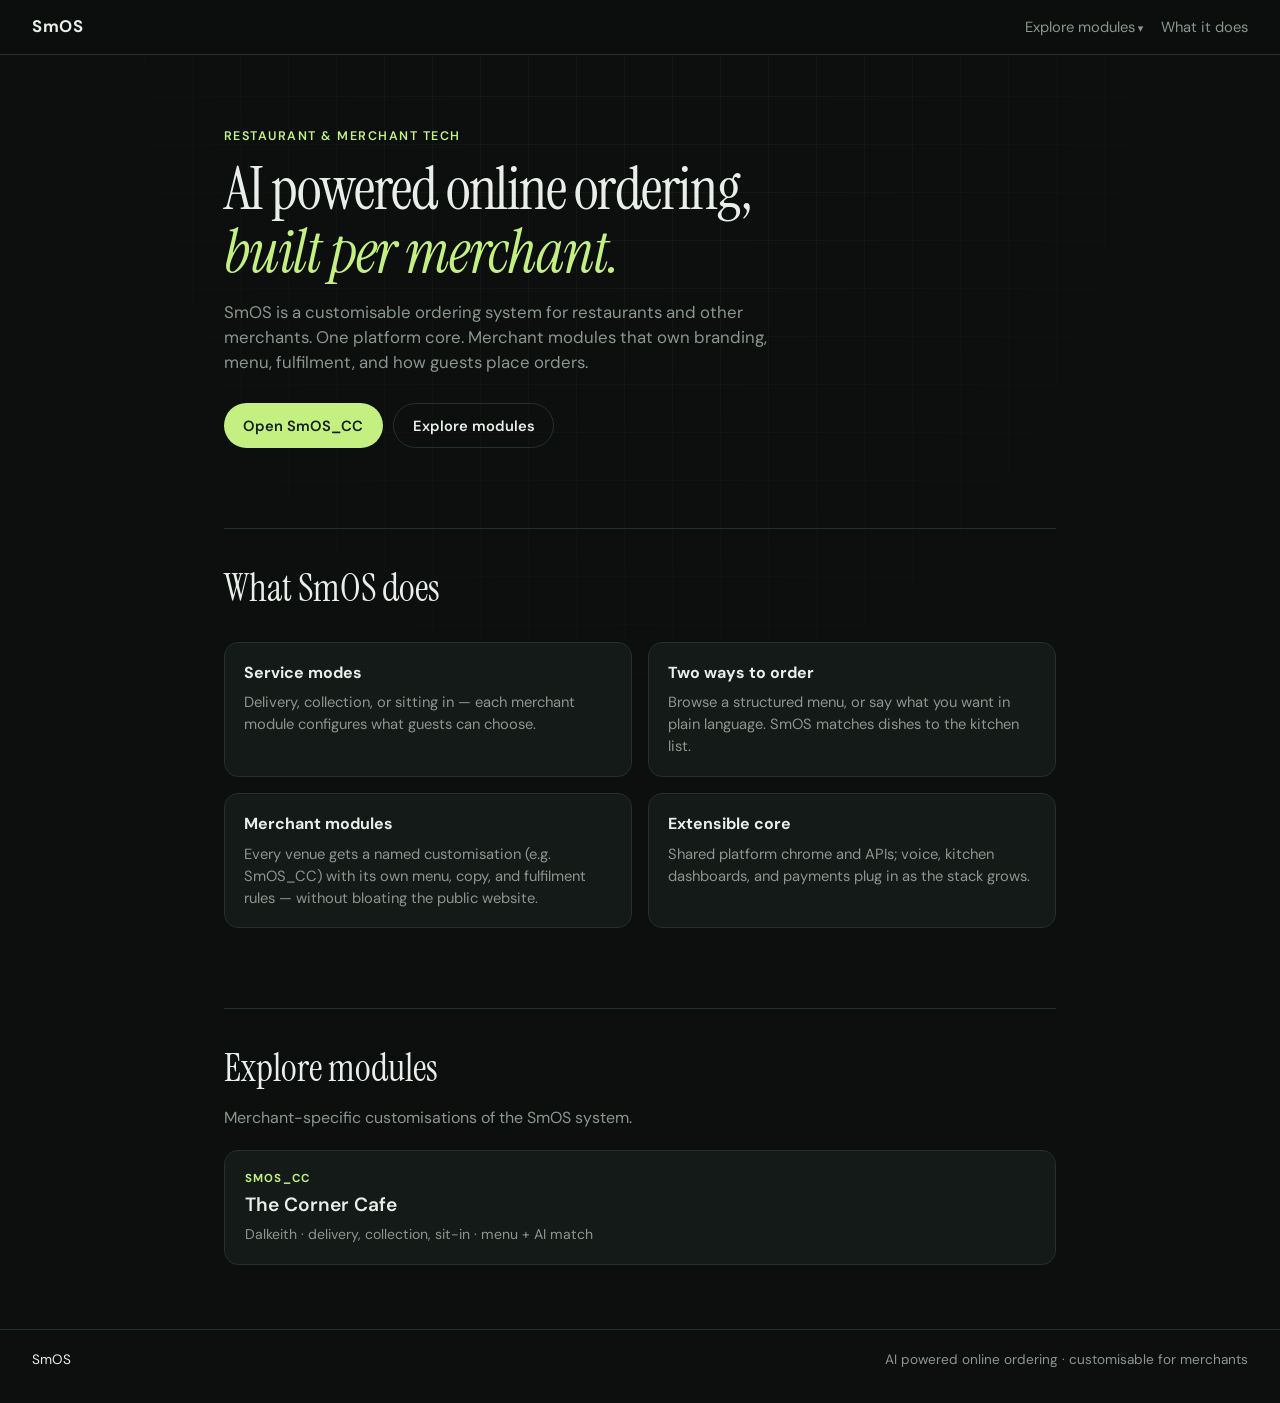
<file: index.html>
<!DOCTYPE html>
<html lang="en">
<head>
  <meta charset="UTF-8">
  <meta name="viewport" content="width=device-width, initial-scale=1.0, viewport-fit=cover">
  <meta name="description" content="SmOS — AI powered online ordering system, customisable for restaurants and other merchants.">
  <title>SmOS · AI powered online ordering</title>
  <link rel="preconnect" href="https://fonts.googleapis.com">
  <link rel="preconnect" href="https://fonts.gstatic.com" crossorigin>
  <link href="https://fonts.googleapis.com/css2?family=DM+Sans:ital,opsz,wght@0,9..40,400;0,9..40,500;0,9..40,600;0,9..40,700;1,9..40,400&family=Instrument+Serif:ital@0;1&display=swap" rel="stylesheet">
  <link rel="stylesheet" href="styles.css">
</head>
<body>
  <div class="bg-grid" aria-hidden="true"></div>

  <header class="site-header">
    <a class="logo" href="index.html">SmOS</a>
    <nav class="site-nav" aria-label="Primary">
      <details class="nav-modules">
        <summary>Explore modules</summary>
        <ul>
          <li>
            <a href="modules/SmOS_CC/">
              <span class="mod-id">SmOS_CC</span>
              <span class="mod-name">Corner Cafe</span>
            </a>
          </li>
        </ul>
      </details>
      <a href="#what">What it does</a>
    </nav>
  </header>

  <main>
    <section class="hero">
      <p class="eyebrow">Restaurant &amp; merchant tech</p>
      <h1>AI powered online ordering,<br><em>built per merchant.</em></h1>
      <p class="lede">
        SmOS is a customisable ordering system for restaurants and other merchants.
        One platform core. Merchant modules that own branding, menu, fulfilment, and how guests place orders.
      </p>
      <div class="hero-actions">
        <a class="btn btn-primary" href="modules/SmOS_CC/">Open SmOS_CC</a>
        <a class="btn btn-ghost" href="#modules">Explore modules</a>
      </div>
    </section>

    <section id="what" class="section">
      <h2>What SmOS does</h2>
      <div class="feature-grid">
        <article>
          <h3>Service modes</h3>
          <p>Delivery, collection, or sitting in — each merchant module configures what guests can choose.</p>
        </article>
        <article>
          <h3>Two ways to order</h3>
          <p>Browse a structured menu, or say what you want in plain language. SmOS matches dishes to the kitchen list.</p>
        </article>
        <article>
          <h3>Merchant modules</h3>
          <p>Every venue gets a named customisation (e.g. SmOS_CC) with its own menu, copy, and fulfilment rules — without bloating the public website.</p>
        </article>
        <article>
          <h3>Extensible core</h3>
          <p>Shared platform chrome and APIs; voice, kitchen dashboards, and payments plug in as the stack grows.</p>
        </article>
      </div>
    </section>

    <section id="modules" class="section">
      <h2>Explore modules</h2>
      <p class="section-lead">Merchant-specific customisations of the SmOS system.</p>
      <ul class="module-list">
        <li>
          <a class="module-card" href="modules/SmOS_CC/">
            <span class="module-card__id">SmOS_CC</span>
            <span class="module-card__title">The Corner Cafe</span>
            <span class="module-card__meta">Dalkeith · delivery, collection, sit-in · menu + AI match</span>
          </a>
        </li>
      </ul>
    </section>
  </main>

  <footer class="site-footer">
    <span>SmOS</span>
    <span class="muted">AI powered online ordering · customisable for merchants</span>
  </footer>

  <script src="site.js" defer></script>
</body>
</html>
</file>
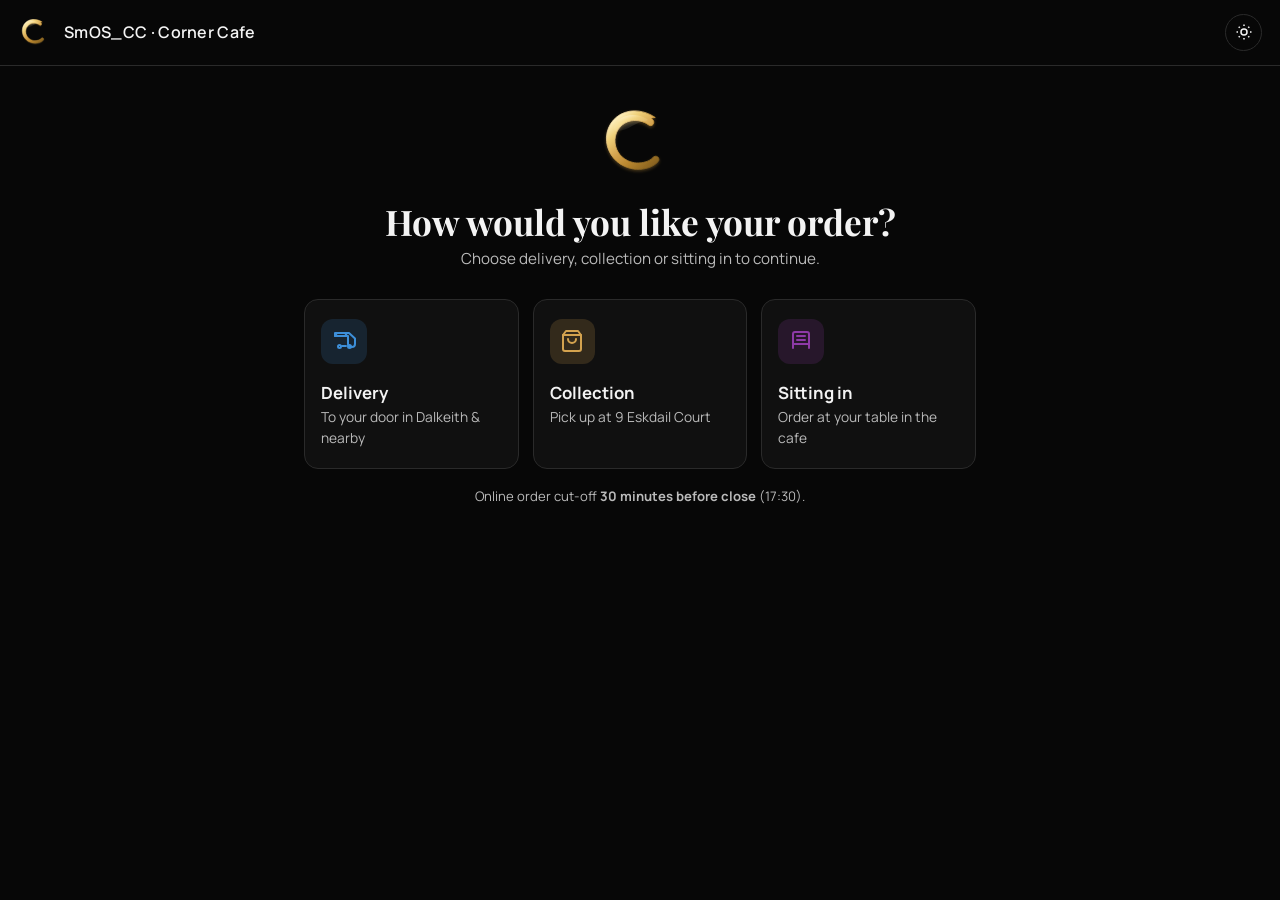
<file: modules/SmOS_CC/index.html>
<!DOCTYPE html>
<html lang="en">
<head>
  <meta charset="UTF-8">
  <meta name="viewport" content="width=device-width, initial-scale=1.0, viewport-fit=cover">
  <meta id="meta-theme-color" name="theme-color" content="#070707">
  <script>
    (function () {
      try {
        var k = "corner-cafe-theme";
        var t = localStorage.getItem(k);
        var th = t === "light" ? "light" : "dark";
        document.documentElement.setAttribute("data-theme", th);
        var meta = document.getElementById("meta-theme-color");
        if (meta) meta.setAttribute("content", th === "light" ? "#f6f3ee" : "#070707");
      } catch (e) {
        document.documentElement.setAttribute("data-theme", "dark");
      }
    })();
  </script>
  <title>Corner Cafe | Order online</title>
  <meta name="description" content="Order from The Corner Cafe, Dalkeith — delivery, collection or sitting in.">
  <link rel="icon" type="image/svg+xml" href="assets/logo-c.svg?v=1.17">
  <link rel="preconnect" href="https://fonts.googleapis.com">
  <link rel="preconnect" href="https://fonts.gstatic.com" crossorigin>
  <link
    rel="stylesheet"
    href="https://fonts.googleapis.com/css2?family=Manrope:wght@400;500;600;700&family=Playfair+Display:wght@500;600;700&display=swap">
  <link rel="stylesheet" href="styles.css?v=4">
</head>
<body>
  <div class="app-shell">
    <header class="app-header">
      <a class="app-brand" href="../../index.html" title="SmOS home">
        <img src="assets/logo-c.svg" alt="" width="36" height="36" decoding="async">
        <span>SmOS_CC · Corner Cafe</span>
      </a>
      <div>
        <button type="button" class="theme-toggle" data-theme-toggle aria-label="Switch theme" title="Theme">
          <svg class="theme-icon theme-icon-sun" xmlns="http://www.w3.org/2000/svg" width="18" height="18" viewBox="0 0 24 24" fill="none" stroke="currentColor" stroke-width="2" aria-hidden="true">
            <circle cx="12" cy="12" r="4"/>
            <path d="M12 2v2M12 20v2M4.93 4.93l1.41 1.41M17.66 17.66l1.41 1.41M2 12h2M20 12h2M6.34 17.66l-1.41 1.41M19.07 4.93l-1.41 1.41"/>
          </svg>
          <svg class="theme-icon theme-icon-moon" xmlns="http://www.w3.org/2000/svg" width="18" height="18" viewBox="0 0 24 24" fill="none" stroke="currentColor" stroke-width="2" aria-hidden="true">
            <path d="M21 12.79A9 9 0 1 1 11.21 3 7 7 0 0 0 21 12.79z"/>
          </svg>
        </button>
      </div>
    </header>

    <main class="app-main">
      <div class="app-hero">
        <img class="app-hero__logo" src="assets/logo-c.svg?v=1.17" alt="Corner Cafe" width="88" height="88" decoding="async">
        <h1 class="app-hero__title">How would you like your order?</h1>
        <p class="app-hero__lead">Choose delivery, collection or sitting in to continue.</p>
      </div>

      <ul class="service-grid">
        <li>
          <a class="service-card service-card--delivery" href="path.html?service=delivery">
            <span class="service-card__icon" aria-hidden="true">
              <svg viewBox="0 0 24 24" width="24" height="24" fill="none" stroke="currentColor" stroke-width="2" stroke-linecap="round" stroke-linejoin="round">
                <path d="M10 17h4"/>
                <path d="M3 7h13v8a3 3 0 0 0 3 3h1a3 3 0 0 0 3-3V9.5L17 4H3z"/>
                <path d="M3 7l2-3h8l2 3"/>
                <circle cx="7.5" cy="17.5" r="1.5"/>
                <circle cx="17.5" cy="17.5" r="1.5"/>
              </svg>
            </span>
            <span class="service-card__copy">
              <span class="service-card__name">Delivery</span>
              <span class="service-card__meta">To your door in Dalkeith &amp; nearby</span>
            </span>
          </a>
        </li>
        <li>
          <a class="service-card service-card--collection" href="path.html?service=collection">
            <span class="service-card__icon" aria-hidden="true">
              <svg viewBox="0 0 24 24" width="24" height="24" fill="none" stroke="currentColor" stroke-width="2" stroke-linecap="round" stroke-linejoin="round">
                <path d="M6 2 3 6v14a2 2 0 0 0 2 2h14a2 2 0 0 0 2-2V6l-3-4Z"/>
                <path d="M3 6h18"/>
                <path d="M16 10a4 4 0 0 1-8 0"/>
              </svg>
            </span>
            <span class="service-card__copy">
              <span class="service-card__name">Collection</span>
              <span class="service-card__meta">Pick up at 9 Eskdail Court</span>
            </span>
          </a>
        </li>
        <li>
          <a class="service-card service-card--sitting-in" href="path.html?service=sitting-in">
            <span class="service-card__icon" aria-hidden="true">
              <svg viewBox="0 0 24 24" width="24" height="24" fill="none" stroke="currentColor" stroke-width="2" stroke-linecap="round" stroke-linejoin="round">
                <path d="M4 19V5a2 2 0 0 1 2-2h12a2 2 0 0 1 2 2v14"/>
                <path d="M4 15h16"/>
                <path d="M8 11h8"/>
                <path d="M8 7h8"/>
              </svg>
            </span>
            <span class="service-card__copy">
              <span class="service-card__name">Sitting in</span>
              <span class="service-card__meta">Order at your table in the cafe</span>
            </span>
          </a>
        </li>
      </ul>

      <p class="app-note">Online order cut-off <strong>30 minutes before close</strong> (17:30).</p>
    </main>
  </div>
  <script src="app.js?v=4" defer></script>
</body>
</html>
</file>
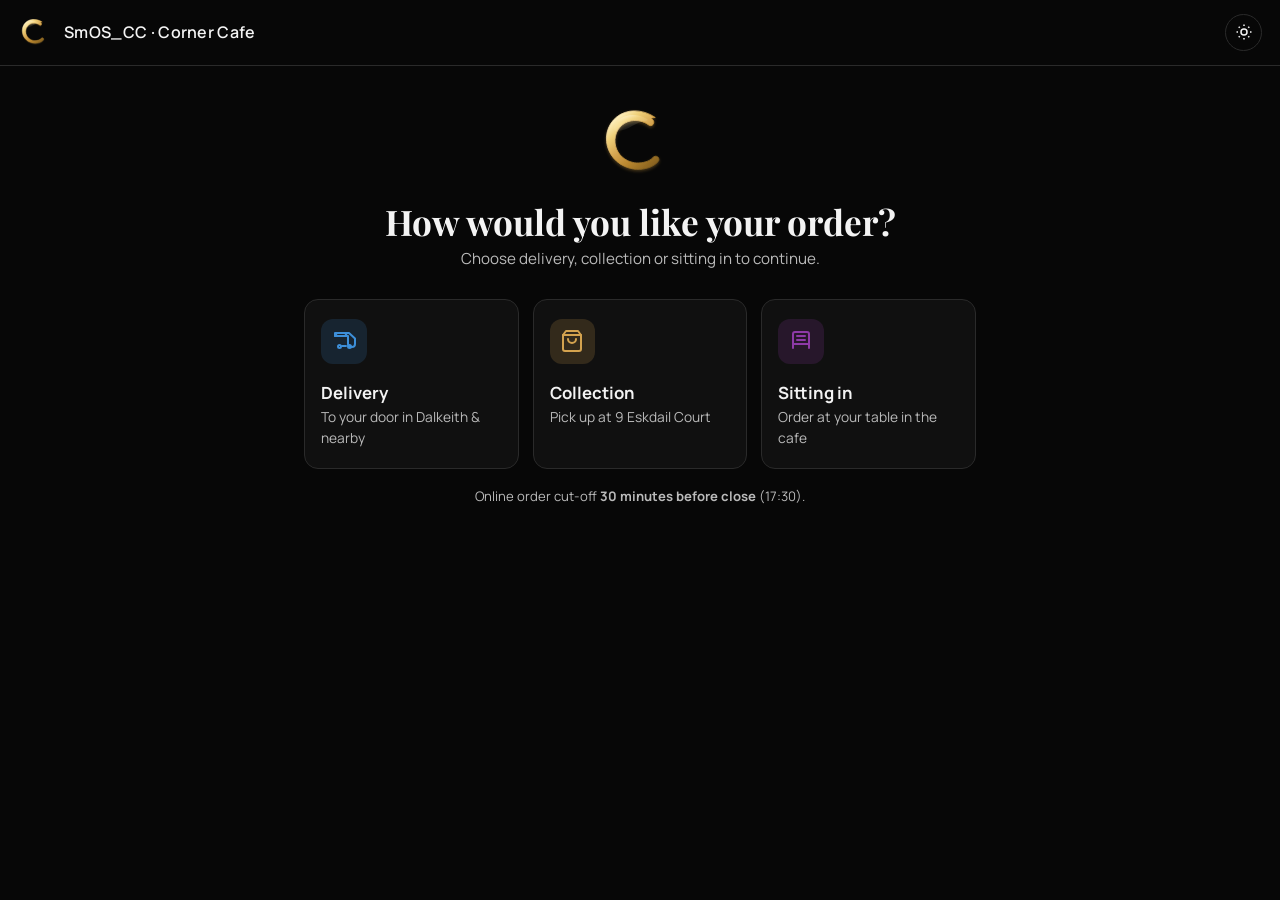
<file: modules/SmOS_CC/checkout.html>
<!DOCTYPE html>
<html lang="en">
<head>
  <meta charset="UTF-8">
  <meta name="viewport" content="width=device-width, initial-scale=1.0, viewport-fit=cover">
  <meta id="meta-theme-color" name="theme-color" content="#070707">
  <script>
    (function () {
      try {
        var k = "corner-cafe-theme";
        var t = localStorage.getItem(k);
        var th = t === "light" ? "light" : "dark";
        document.documentElement.setAttribute("data-theme", th);
        var meta = document.getElementById("meta-theme-color");
        if (meta) meta.setAttribute("content", th === "light" ? "#f6f3ee" : "#070707");
      } catch (e) {
        document.documentElement.setAttribute("data-theme", "dark");
      }
    })();
  </script>
  <title>Corner Cafe | Checkout</title>
  <link rel="icon" type="image/svg+xml" href="assets/logo-c.svg">
  <link rel="preconnect" href="https://fonts.googleapis.com">
  <link rel="preconnect" href="https://fonts.gstatic.com" crossorigin>
  <link
    rel="stylesheet"
    href="https://fonts.googleapis.com/css2?family=Manrope:wght@400;500;600;700&family=Playfair+Display:wght@500;600;700&display=swap">
  <link rel="stylesheet" href="styles.css?v=6">
</head>
<body>
  <div class="app-shell">
    <header class="app-header">
      <a class="app-back" data-back-order href="order.html">← Back to order</a>
      <button type="button" class="theme-toggle" data-theme-toggle aria-label="Switch theme" title="Theme">
        <svg class="theme-icon theme-icon-sun" xmlns="http://www.w3.org/2000/svg" width="18" height="18" viewBox="0 0 24 24" fill="none" stroke="currentColor" stroke-width="2" aria-hidden="true">
          <circle cx="12" cy="12" r="4"/>
          <path d="M12 2v2M12 20v2M4.93 4.93l1.41 1.41M17.66 17.66l1.41 1.41M2 12h2M20 12h2M6.34 17.66l-1.41 1.41M19.07 4.93l-1.41 1.41"/>
        </svg>
        <svg class="theme-icon theme-icon-moon" xmlns="http://www.w3.org/2000/svg" width="18" height="18" viewBox="0 0 24 24" fill="none" stroke="currentColor" stroke-width="2" aria-hidden="true">
          <path d="M21 12.79A9 9 0 1 1 11.21 3 7 7 0 0 0 21 12.79z"/>
        </svg>
      </button>
    </header>

    <main class="app-main" data-checkout>
      <div class="app-hero">
        <p class="app-hero__eyebrow"><span data-order-service>Order</span> · Checkout</p>
        <h1 class="app-hero__title">Checkout</h1>
        <p class="app-hero__lead">Pay the cafe directly — no marketplace commission on this order.</p>
      </div>

      <section class="checkout-block" data-checkout-hide-on-done>
        <h2 class="checkout-heading">Order summary</h2>
        <ul class="checkout-lines" data-checkout-lines></ul>
        <p class="checkout-total">Total <strong data-checkout-total>£0.00</strong></p>
        <p class="checkout-ref">Payment reference <strong data-checkout-ref>—</strong></p>
      </section>

      <section class="checkout-block" data-checkout-hide-on-done>
        <h2 class="checkout-heading">Pay the business directly</h2>
        <p class="checkout-intro">
          These options settle to The Corner Cafe’s own account or till. No Just Eat / Foodhub-style order commission.
        </p>
        <div class="pay-options" data-pay-options role="radiogroup" aria-label="Payment method"></div>
        <div class="pay-detail" data-pay-detail hidden></div>
      </section>

      <section class="checkout-block" data-checkout-details data-checkout-hide-on-done>
        <h2 class="checkout-heading">Your details</h2>
        <form class="checkout-form" data-checkout-form>
          <label class="checkout-field">
            <span>Name</span>
            <input type="text" name="name" required autocomplete="name">
          </label>
          <label class="checkout-field">
            <span>Phone</span>
            <input type="tel" name="phone" required autocomplete="tel">
          </label>
          <label class="checkout-field" data-field-address hidden>
            <span>Delivery address</span>
            <textarea name="address" rows="2" autocomplete="street-address"></textarea>
          </label>
          <label class="checkout-field">
            <span>Notes (optional)</span>
            <textarea name="notes" rows="2" placeholder="Allergies, table number, doorbell…"></textarea>
          </label>
          <button type="submit" class="checkout-submit" data-place-order disabled>Place order</button>
        </form>
      </section>

      <section class="checkout-done" data-checkout-done hidden>
        <h2 class="checkout-heading">Order placed</h2>
        <p class="checkout-done__lead" data-done-lead></p>
        <div class="pay-detail pay-detail--done" data-done-pay></div>
        <a class="checkout-submit checkout-submit--link" href="./">Back to start</a>
      </section>
    </main>
  </div>
  <script src="payments-config.js?v=1" defer></script>
  <script src="app.js?v=5" defer></script>
</body>
</html>
</file>
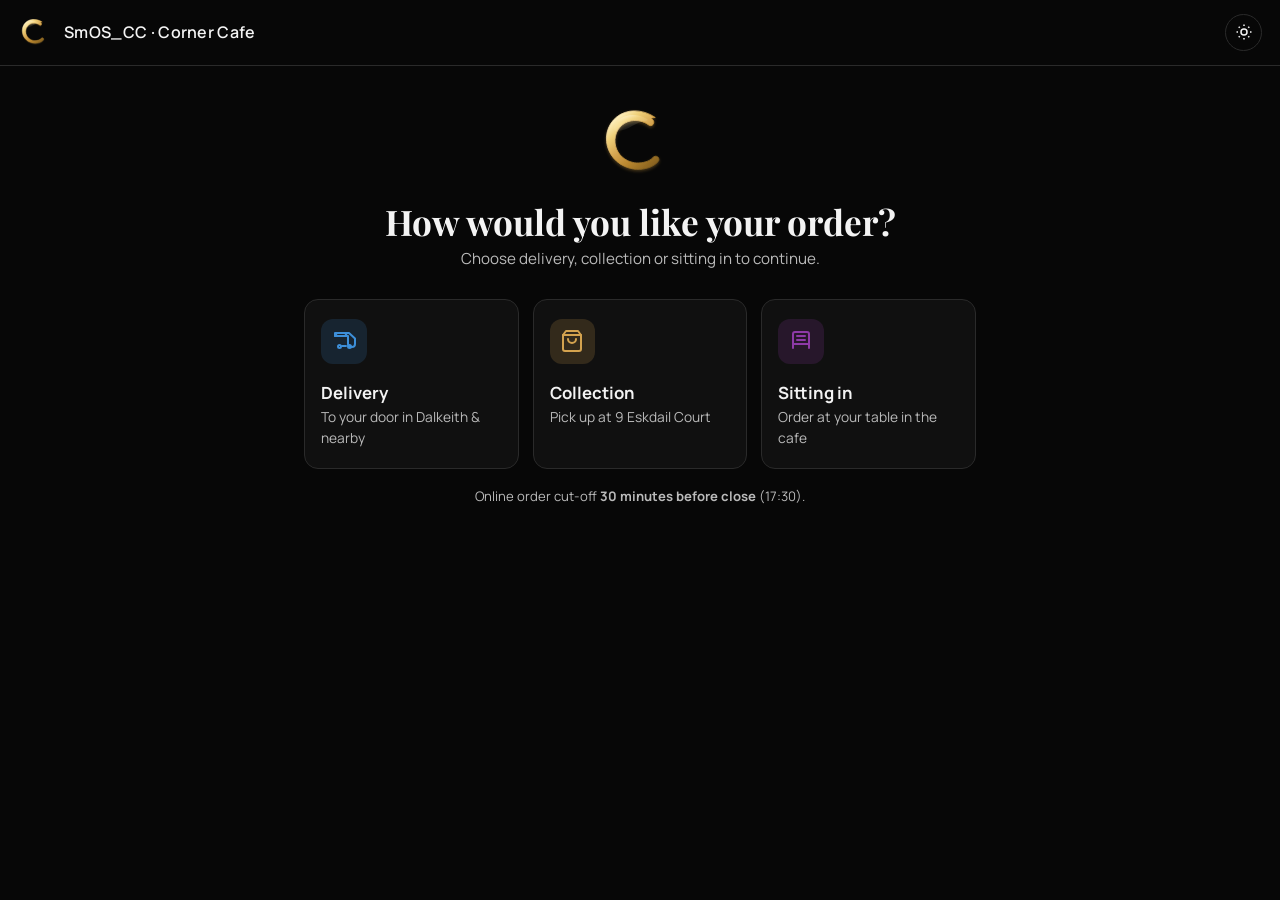
<file: modules/SmOS_CC/order.html>
<!DOCTYPE html>
<html lang="en">
<head>
  <meta charset="UTF-8">
  <meta name="viewport" content="width=device-width, initial-scale=1.0, viewport-fit=cover">
  <meta id="meta-theme-color" name="theme-color" content="#070707">
  <script>
    (function () {
      try {
        var k = "corner-cafe-theme";
        var t = localStorage.getItem(k);
        var th = t === "light" ? "light" : "dark";
        document.documentElement.setAttribute("data-theme", th);
        var meta = document.getElementById("meta-theme-color");
        if (meta) meta.setAttribute("content", th === "light" ? "#f6f3ee" : "#070707");
      } catch (e) {
        document.documentElement.setAttribute("data-theme", "dark");
      }
    })();
  </script>
  <title>Corner Cafe | Order</title>
  <link rel="icon" type="image/svg+xml" href="assets/logo-c.svg?v=1.17">
  <link rel="preconnect" href="https://fonts.googleapis.com">
  <link rel="preconnect" href="https://fonts.gstatic.com" crossorigin>
  <link
    rel="stylesheet"
    href="https://fonts.googleapis.com/css2?family=Manrope:wght@400;500;600;700&family=Playfair+Display:wght@500;600;700&display=swap">
  <link rel="stylesheet" href="styles.css?v=6">
</head>
<body>
  <div class="app-shell">
    <header class="app-header">
      <a class="app-back" data-back-path href="path.html">← Change path</a>
      <button type="button" class="theme-toggle" data-theme-toggle aria-label="Switch theme" title="Theme">
        <svg class="theme-icon theme-icon-sun" xmlns="http://www.w3.org/2000/svg" width="18" height="18" viewBox="0 0 24 24" fill="none" stroke="currentColor" stroke-width="2" aria-hidden="true">
          <circle cx="12" cy="12" r="4"/>
          <path d="M12 2v2M12 20v2M4.93 4.93l1.41 1.41M17.66 17.66l1.41 1.41M2 12h2M20 12h2M6.34 17.66l-1.41 1.41M19.07 4.93l-1.41 1.41"/>
        </svg>
        <svg class="theme-icon theme-icon-moon" xmlns="http://www.w3.org/2000/svg" width="18" height="18" viewBox="0 0 24 24" fill="none" stroke="currentColor" stroke-width="2" aria-hidden="true">
          <path d="M21 12.79A9 9 0 1 1 11.21 3 7 7 0 0 0 21 12.79z"/>
        </svg>
      </button>
    </header>

    <main class="app-main">
      <div class="app-hero">
        <p class="app-hero__eyebrow"><span data-order-service>Order</span> · <span data-order-mode>…</span></p>
        <h1 class="app-hero__title" data-order-heading>Your order</h1>
        <p class="app-hero__lead" data-order-lead>Choose dishes for your order.</p>
      </div>

      <section class="order-panel" data-panel-menu hidden>
        <div class="menu-filters" data-menu-filters role="tablist" aria-label="Menu sections"></div>
        <div class="menu-list" data-menu-list></div>
      </section>

      <section class="order-panel" data-panel-know hidden>
        <form class="know-form" data-know-form>
          <label class="know-label" for="know-input">What would you like?</label>
          <textarea
            id="know-input"
            class="know-input"
            name="want"
            rows="3"
            placeholder="e.g. a full Scottish and a flat white, or Cullen skink and sticky toffee"
            autocomplete="off"
            required></textarea>
          <button type="submit" class="know-submit">Match my order</button>
        </form>
        <div class="know-results" data-know-results hidden></div>
      </section>

      <aside class="cart-bar" data-cart-bar hidden>
        <div class="cart-bar__copy">
          <strong data-cart-count>0 items</strong>
          <span data-cart-total>£0.00</span>
        </div>
        <div class="cart-bar__actions">
          <button type="button" class="cart-bar__btn cart-bar__btn--ghost" data-cart-review>View basket</button>
          <button type="button" class="cart-bar__btn" data-cart-checkout>Continue to checkout</button>
        </div>
      </aside>

      <dialog class="cart-dialog" data-cart-dialog>
        <form method="dialog" class="cart-dialog__inner">
          <h2 class="cart-dialog__title">Your basket</h2>
          <ul class="cart-lines" data-cart-lines></ul>
          <p class="cart-dialog__total">Total <strong data-cart-dialog-total>£0.00</strong></p>
          <div class="cart-dialog__actions">
            <button type="submit" class="cart-dialog__close" value="close">Close</button>
            <button type="button" class="cart-dialog__clear" data-cart-clear>Clear basket</button>
            <button type="button" class="cart-dialog__checkout" data-cart-checkout>Continue to checkout</button>
          </div>
        </form>
      </dialog>
    </main>
  </div>
  <script src="menu-data.js?v=2" defer></script>
  <script src="app.js?v=5" defer></script>
</body>
</html>
</file>
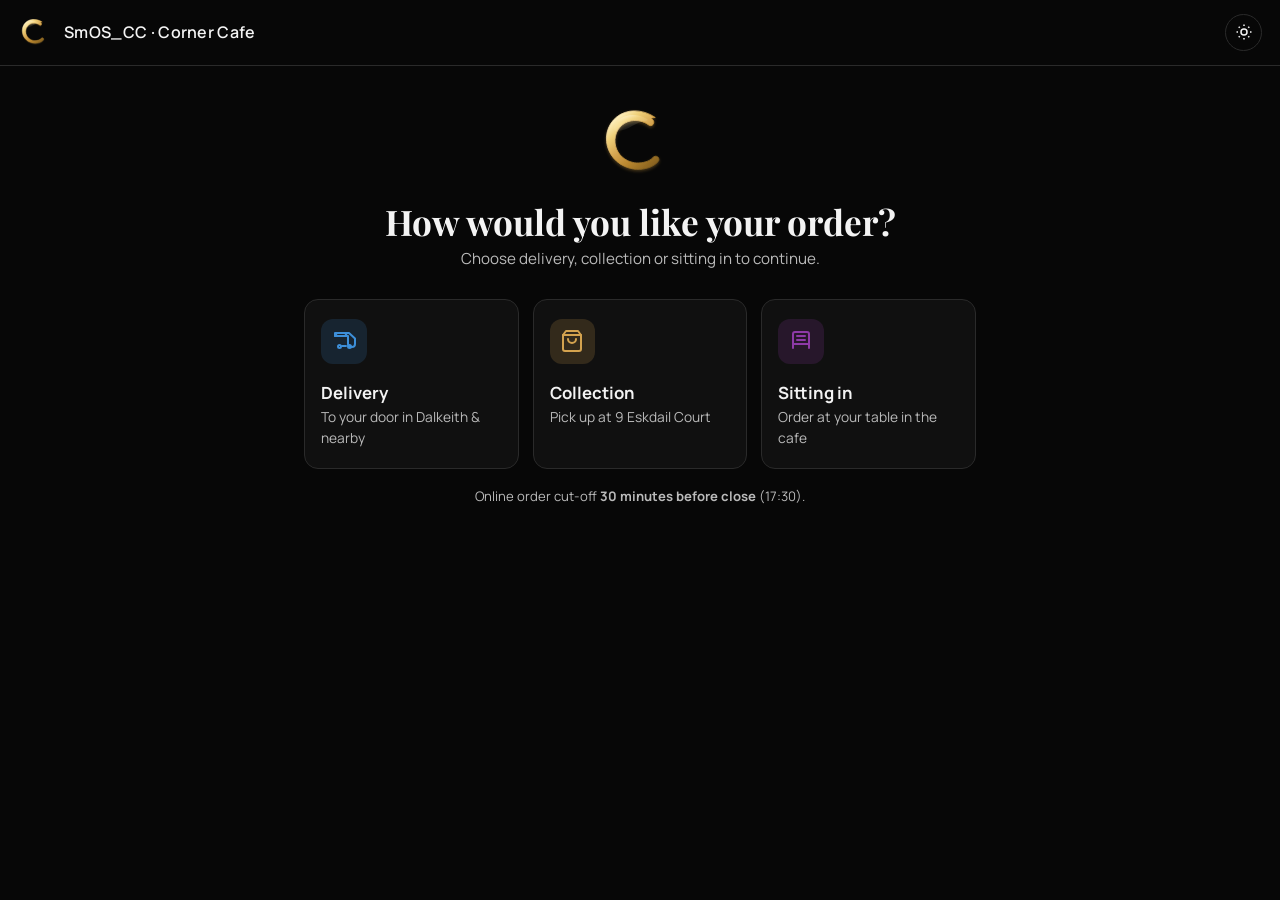
<file: modules/SmOS_CC/path.html>
<!DOCTYPE html>
<html lang="en">
<head>
  <meta charset="UTF-8">
  <meta name="viewport" content="width=device-width, initial-scale=1.0, viewport-fit=cover">
  <meta id="meta-theme-color" name="theme-color" content="#070707">
  <script>
    (function () {
      try {
        var k = "corner-cafe-theme";
        var t = localStorage.getItem(k);
        var th = t === "light" ? "light" : "dark";
        document.documentElement.setAttribute("data-theme", th);
        var meta = document.getElementById("meta-theme-color");
        if (meta) meta.setAttribute("content", th === "light" ? "#f6f3ee" : "#070707");
      } catch (e) {
        document.documentElement.setAttribute("data-theme", "dark");
      }
    })();
  </script>
  <title>Corner Cafe | How would you like to order?</title>
  <meta name="description" content="Browse the menu or tell Corner Cafe what you want — AI-assisted ordering.">
  <link rel="icon" type="image/svg+xml" href="assets/logo-c.svg?v=1.17">
  <link rel="preconnect" href="https://fonts.googleapis.com">
  <link rel="preconnect" href="https://fonts.gstatic.com" crossorigin>
  <link
    rel="stylesheet"
    href="https://fonts.googleapis.com/css2?family=Manrope:wght@400;500;600;700&family=Playfair+Display:wght@500;600;700&display=swap">
  <link rel="stylesheet" href="styles.css?v=5">
</head>
<body>
  <div class="app-shell">
    <header class="app-header">
      <a class="app-back" href="./">← Change service</a>
      <button type="button" class="theme-toggle" data-theme-toggle aria-label="Switch theme" title="Theme">
        <svg class="theme-icon theme-icon-sun" xmlns="http://www.w3.org/2000/svg" width="18" height="18" viewBox="0 0 24 24" fill="none" stroke="currentColor" stroke-width="2" aria-hidden="true">
          <circle cx="12" cy="12" r="4"/>
          <path d="M12 2v2M12 20v2M4.93 4.93l1.41 1.41M17.66 17.66l1.41 1.41M2 12h2M20 12h2M6.34 17.66l-1.41 1.41M19.07 4.93l-1.41 1.41"/>
        </svg>
        <svg class="theme-icon theme-icon-moon" xmlns="http://www.w3.org/2000/svg" width="18" height="18" viewBox="0 0 24 24" fill="none" stroke="currentColor" stroke-width="2" aria-hidden="true">
          <path d="M21 12.79A9 9 0 1 1 11.21 3 7 7 0 0 0 21 12.79z"/>
        </svg>
      </button>
    </header>

    <main class="app-main">
      <div class="app-hero">
        <p class="app-hero__eyebrow"><span data-order-service>Order</span></p>
        <h1 class="app-hero__title">How would you like to order?</h1>
        <p class="app-hero__lead">Browse the full menu, or tell us what you fancy — we’ll match it for you.</p>
      </div>

      <ul class="service-grid service-grid--two">
        <li>
          <a class="service-card service-card--menu" data-path-link data-mode="menu" href="order.html">
            <span class="service-card__icon" aria-hidden="true">
              <svg viewBox="0 0 24 24" width="24" height="24" fill="none" stroke="currentColor" stroke-width="2" stroke-linecap="round" stroke-linejoin="round">
                <path d="M4 19.5A2.5 2.5 0 0 1 6.5 17H20"/>
                <path d="M6.5 2H20v20H6.5A2.5 2.5 0 0 1 4 19.5v-15A2.5 2.5 0 0 1 6.5 2z"/>
                <path d="M8 7h8"/>
                <path d="M8 11h6"/>
              </svg>
            </span>
            <span class="service-card__copy">
              <span class="service-card__name">Browse the menu</span>
              <span class="service-card__meta">See everything by section and add dishes</span>
            </span>
          </a>
        </li>
        <li>
          <a class="service-card service-card--know" data-path-link data-mode="know" href="order.html">
            <span class="service-card__icon" aria-hidden="true">
              <svg viewBox="0 0 24 24" width="24" height="24" fill="none" stroke="currentColor" stroke-width="2" stroke-linecap="round" stroke-linejoin="round">
                <path d="M12 3a6 6 0 0 0-4.5 9.9V17a1.5 1.5 0 0 0 1.5 1.5h6A1.5 1.5 0 0 0 16.5 17v-4.1A6 6 0 0 0 12 3z"/>
                <path d="M9.5 20.5h5"/>
                <path d="M10.5 22h3"/>
              </svg>
            </span>
            <span class="service-card__copy">
              <span class="service-card__name">I know what I want</span>
              <span class="service-card__meta">Say it in your own words — AI matches the kitchen</span>
            </span>
          </a>
        </li>
      </ul>
    </main>
  </div>
  <script src="app.js?v=4" defer></script>
</body>
</html>
</file>
<file: styles.css>
:root {
  color-scheme: dark;
  --bg: #0c0f0e;
  --bg-elev: #141a18;
  --text: #e8eee9;
  --muted: #8a968e;
  --accent: #c4f082;
  --accent-ink: #142010;
  --line: #24302a;
  --font: "DM Sans", system-ui, sans-serif;
  --display: "Instrument Serif", Georgia, serif;
}

* { box-sizing: border-box; }

html, body {
  margin: 0;
  min-height: 100%;
}

body {
  font-family: var(--font);
  background: var(--bg);
  color: var(--text);
  line-height: 1.5;
}

.bg-grid {
  position: fixed;
  inset: 0;
  pointer-events: none;
  background-image:
    linear-gradient(rgba(196, 240, 130, 0.04) 1px, transparent 1px),
    linear-gradient(90deg, rgba(196, 240, 130, 0.04) 1px, transparent 1px);
  background-size: 48px 48px;
  mask-image: radial-gradient(ellipse at 50% 0%, #000 20%, transparent 70%);
}

a { color: inherit; text-decoration: none; }

.site-header {
  position: sticky;
  top: 0;
  z-index: 20;
  display: flex;
  align-items: center;
  justify-content: space-between;
  gap: 1rem;
  padding: 0.9rem clamp(1rem, 4vw, 2rem);
  border-bottom: 1px solid var(--line);
  background: rgba(12, 15, 14, 0.92);
  backdrop-filter: blur(10px);
}

.logo {
  font-weight: 700;
  letter-spacing: 0.04em;
  font-size: 1.05rem;
}

.site-nav {
  display: flex;
  align-items: center;
  gap: 1.1rem;
  font-size: 0.92rem;
  color: var(--muted);
}

.site-nav > a:hover,
.nav-modules summary:hover {
  color: var(--text);
}

.nav-modules {
  position: relative;
}

.nav-modules summary {
  list-style: none;
  cursor: pointer;
  color: var(--muted);
}

.nav-modules summary::-webkit-details-marker { display: none; }

.nav-modules summary::after {
  content: " ▾";
  font-size: 0.75em;
}

.nav-modules[open] summary {
  color: var(--accent);
}

.nav-modules ul {
  position: absolute;
  right: 0;
  top: calc(100% + 0.55rem);
  margin: 0;
  padding: 0.4rem;
  list-style: none;
  min-width: 14rem;
  border: 1px solid var(--line);
  border-radius: 12px;
  background: var(--bg-elev);
}

.nav-modules a {
  display: flex;
  flex-direction: column;
  gap: 0.1rem;
  padding: 0.65rem 0.75rem;
  border-radius: 8px;
}

.nav-modules a:hover {
  background: rgba(196, 240, 130, 0.08);
}

.mod-id {
  font-size: 0.72rem;
  font-weight: 700;
  letter-spacing: 0.08em;
  text-transform: uppercase;
  color: var(--accent);
}

.mod-name {
  font-size: 0.9rem;
  color: var(--text);
}

main {
  position: relative;
  width: min(52rem, calc(100% - 2rem));
  margin: 0 auto;
  padding: clamp(2.5rem, 8vw, 4.5rem) 0 4rem;
}

.hero .eyebrow {
  margin: 0 0 0.75rem;
  font-size: 0.78rem;
  font-weight: 600;
  letter-spacing: 0.12em;
  text-transform: uppercase;
  color: var(--accent);
}

.hero h1 {
  margin: 0 0 1rem;
  font-family: var(--display);
  font-weight: 400;
  font-size: clamp(2.4rem, 7vw, 3.75rem);
  line-height: 1.05;
  letter-spacing: -0.02em;
}

.hero h1 em {
  font-style: italic;
  color: var(--accent);
}

.lede {
  margin: 0 0 1.75rem;
  max-width: 36rem;
  color: var(--muted);
  font-size: 1.05rem;
}

.hero-actions {
  display: flex;
  flex-wrap: wrap;
  gap: 0.65rem;
}

.btn {
  display: inline-flex;
  align-items: center;
  justify-content: center;
  min-height: 44px;
  padding: 0.65rem 1.15rem;
  border-radius: 999px;
  font-weight: 600;
  font-size: 0.92rem;
  border: 1px solid transparent;
}

.btn-primary {
  background: var(--accent);
  color: var(--accent-ink);
}

.btn-ghost {
  border-color: var(--line);
  color: var(--text);
}

.btn-ghost:hover {
  border-color: var(--accent);
}

.section {
  margin-top: clamp(3rem, 10vw, 5rem);
  padding-top: 2rem;
  border-top: 1px solid var(--line);
}

.section h2 {
  margin: 0 0 0.5rem;
  font-family: var(--display);
  font-weight: 400;
  font-size: clamp(1.8rem, 4vw, 2.35rem);
}

.section-lead {
  margin: 0 0 1.25rem;
  color: var(--muted);
}

.feature-grid {
  display: grid;
  gap: 1rem;
  margin-top: 1.5rem;
}

@media (min-width: 720px) {
  .feature-grid {
    grid-template-columns: repeat(2, minmax(0, 1fr));
  }
}

.feature-grid article {
  padding: 1.15rem 1.2rem;
  border: 1px solid var(--line);
  border-radius: 14px;
  background: var(--bg-elev);
}

.feature-grid h3 {
  margin: 0 0 0.4rem;
  font-size: 1rem;
}

.feature-grid p {
  margin: 0;
  color: var(--muted);
  font-size: 0.92rem;
}

.module-list {
  list-style: none;
  margin: 0;
  padding: 0;
}

.module-card {
  display: grid;
  gap: 0.25rem;
  padding: 1.2rem 1.25rem;
  border: 1px solid var(--line);
  border-radius: 14px;
  background: var(--bg-elev);
  transition: border-color 160ms ease;
}

.module-card:hover {
  border-color: rgba(196, 240, 130, 0.55);
}

.module-card__id {
  font-size: 0.72rem;
  font-weight: 700;
  letter-spacing: 0.1em;
  text-transform: uppercase;
  color: var(--accent);
}

.module-card__title {
  font-size: 1.2rem;
  font-weight: 600;
}

.module-card__meta {
  color: var(--muted);
  font-size: 0.88rem;
}

.site-footer {
  display: flex;
  flex-wrap: wrap;
  gap: 0.75rem 1.25rem;
  justify-content: space-between;
  padding: 1.25rem clamp(1rem, 4vw, 2rem) 2rem;
  border-top: 1px solid var(--line);
  font-size: 0.85rem;
}

.muted { color: var(--muted); }
</file>
<file: modules/SmOS_CC/styles.css>
:root {
  color-scheme: dark;
  --font-display: "Playfair Display", Georgia, "Times New Roman", serif;
  --font-body: "Manrope", system-ui, -apple-system, "Segoe UI", sans-serif;
  --bg: #070707;
  --text: #f3f3f3;
  --muted: #bababa;
  --red: #b80d1f;
  --red-bright: #e1182f;
  --border: #2a2a2a;
  --card: #101010;
}

html[data-theme="light"] {
  color-scheme: light;
  --bg: #f6f3ee;
  --text: #1c1b19;
  --muted: #5e5a53;
  --border: #e0d9ce;
  --card: #ffffff;
}

* {
  box-sizing: border-box;
}

html,
body {
  margin: 0;
  min-height: 100%;
}

body {
  font-family: var(--font-body);
  background: var(--bg);
  color: var(--text);
  line-height: 1.5;
}

a {
  color: inherit;
  text-decoration: none;
}

.app-shell {
  min-height: 100dvh;
  display: flex;
  flex-direction: column;
  padding-left: env(safe-area-inset-left, 0px);
  padding-right: env(safe-area-inset-right, 0px);
}

.app-header {
  display: flex;
  align-items: center;
  justify-content: space-between;
  gap: 1rem;
  padding: max(0.85rem, env(safe-area-inset-top, 0px)) max(1.1rem, env(safe-area-inset-right, 0px)) 0.85rem max(1.1rem, env(safe-area-inset-left, 0px));
  border-bottom: 1px solid var(--border);
}

.app-brand {
  display: inline-flex;
  align-items: center;
  gap: 0.65rem;
  font-weight: 600;
  letter-spacing: 0.02em;
}

.app-brand img {
  width: 2.25rem;
  height: 2.25rem;
}

.app-back {
  font-size: 0.86rem;
  color: var(--muted);
}

.app-back:hover {
  color: var(--red-bright);
}

.app-brand span {
  font-size: clamp(0.92rem, 3.6vw, 1rem);
}

.app-main {
  flex: 1;
  width: min(42rem, calc(100% - max(1.25rem, env(safe-area-inset-left, 0px)) - max(1.25rem, env(safe-area-inset-right, 0px))));
  margin: 0 auto;
  padding: clamp(1.35rem, 5vw, 2rem) 0 clamp(1.75rem, 6vw, 2.5rem);
}

.app-hero {
  text-align: center;
  margin-bottom: 1.75rem;
}

.app-hero__logo {
  width: 5.5rem;
  height: 5.5rem;
  margin: 0 auto 1rem;
  display: block;
}

.app-hero__title {
  margin: 0 0 0.45rem;
  font-family: var(--font-display);
  font-size: clamp(1.65rem, 4vw, 2.2rem);
  line-height: 1.12;
}

.app-hero__lead {
  margin: 0;
  color: var(--muted);
  font-size: 0.95rem;
}

.service-grid {
  list-style: none;
  margin: 0;
  padding: 0;
  display: grid;
  gap: 0.85rem;
}

.service-card {
  display: flex;
  align-items: center;
  gap: 1rem;
  padding: 1rem 1.05rem;
  border: 1px solid var(--border);
  border-radius: 14px;
  background: var(--card);
  min-height: 44px;
  transition: border-color 180ms ease, transform 180ms ease, box-shadow 180ms ease;
}

.service-card:hover {
  border-color: rgba(225, 24, 47, 0.55);
  transform: translateY(-1px);
  box-shadow: 0 12px 28px rgba(225, 24, 47, 0.12);
}

.service-card__icon {
  flex: 0 0 auto;
  display: grid;
  place-items: center;
  width: 2.85rem;
  height: 2.85rem;
  border-radius: 12px;
  background: rgba(61, 143, 217, 0.16);
  color: #3d8fd9;
}

.service-card--collection .service-card__icon {
  background: rgba(212, 163, 79, 0.18);
  color: #d4a34f;
}

.service-card--sitting-in .service-card__icon {
  background: rgba(142, 58, 168, 0.18);
  color: #8e3aa8;
}

.service-card__copy {
  display: flex;
  flex-direction: column;
  gap: 0.12rem;
  min-width: 0;
}

.service-card__name {
  font-weight: 700;
  font-size: 1.05rem;
}

.service-card__meta {
  color: var(--muted);
  font-size: 0.86rem;
}

.app-note {
  margin: 1.15rem 0 0;
  text-align: center;
  font-size: 0.82rem;
  color: var(--muted);
}

.order-placeholder {
  margin-top: 1.5rem;
  padding: 1.1rem 1rem;
  border: 1px dashed var(--border);
  border-radius: 12px;
  text-align: center;
  color: var(--muted);
  font-size: 0.92rem;
}

.order-placeholder strong {
  color: var(--text);
}

.theme-toggle {
  border: 1px solid var(--border);
  background: transparent;
  color: var(--text);
  width: 2.35rem;
  height: 2.35rem;
  border-radius: 999px;
  display: grid;
  place-items: center;
  cursor: pointer;
}

.theme-toggle:focus-visible {
  outline: 2px solid var(--red-bright);
  outline-offset: 2px;
}

.theme-icon-moon {
  display: none;
}

html[data-theme="light"] .theme-icon-sun {
  display: none;
}

html[data-theme="light"] .theme-icon-moon {
  display: block;
}

.app-hero__eyebrow {
  margin: 0 0 0.35rem;
  font-size: 0.78rem;
  font-weight: 600;
  letter-spacing: 0.06em;
  text-transform: uppercase;
  color: var(--muted);
}

.service-grid--two {
  grid-template-columns: 1fr;
}

.service-card--menu .service-card__icon {
  background: rgba(184, 13, 31, 0.16);
  color: var(--red-bright);
}

.service-card--know .service-card__icon {
  background: rgba(46, 160, 140, 0.16);
  color: #2ea08c;
}

.order-panel {
  margin-top: 0.25rem;
}

.menu-filters {
  display: flex;
  flex-wrap: wrap;
  gap: 0.45rem;
  margin-bottom: 0.85rem;
}

.menu-filter {
  border: 1px solid var(--border);
  background: var(--card);
  color: var(--muted);
  border-radius: 999px;
  padding: 0.4rem 0.8rem;
  font: inherit;
  font-size: 0.82rem;
  font-weight: 600;
  cursor: pointer;
}

.menu-filter.is-active {
  border-color: rgba(225, 24, 47, 0.55);
  color: var(--text);
  background: rgba(225, 24, 47, 0.1);
}

.menu-list {
  display: grid;
  gap: 0.55rem;
}

.menu-item {
  display: flex;
  align-items: flex-start;
  justify-content: space-between;
  gap: 0.85rem;
  width: 100%;
  text-align: left;
  padding: 0.9rem 0.95rem;
  border: 1px solid var(--border);
  border-radius: 12px;
  background: var(--card);
  color: var(--text);
  font: inherit;
}

.menu-item.is-in-basket {
  border-color: rgba(225, 24, 47, 0.45);
}

.menu-item__copy {
  display: flex;
  flex-direction: column;
  gap: 0.15rem;
  min-width: 0;
  flex: 1;
}

.menu-item__name {
  font-weight: 700;
  font-size: 0.98rem;
}

.menu-item__desc {
  color: var(--muted);
  font-size: 0.8rem;
}

.menu-item__actions {
  display: flex;
  flex-direction: column;
  align-items: flex-end;
  gap: 0.45rem;
  flex: 0 0 auto;
}

.menu-item__price {
  font-weight: 700;
  font-size: 0.92rem;
  color: var(--red-bright);
}

.menu-group {
  margin: 0.85rem 0 0.35rem;
  font-size: 0.78rem;
  font-weight: 700;
  letter-spacing: 0.06em;
  text-transform: uppercase;
  color: var(--muted);
}

.menu-group:first-child {
  margin-top: 0;
}

.qty-add,
.qty-btn {
  border: 0;
  font: inherit;
  cursor: pointer;
}

.qty-add {
  min-width: 4.25rem;
  min-height: 2.15rem;
  padding: 0.35rem 0.75rem;
  border-radius: 999px;
  background: var(--red);
  color: #fff;
  font-weight: 700;
  font-size: 0.82rem;
}

.qty-add:hover {
  background: var(--red-bright);
}

.qty-stepper {
  display: inline-flex;
  align-items: center;
  gap: 0;
  border: 1px solid var(--border);
  border-radius: 999px;
  overflow: hidden;
  background: var(--bg);
}

.qty-btn {
  width: 2.15rem;
  height: 2.15rem;
  display: grid;
  place-items: center;
  background: transparent;
  color: var(--text);
  font-size: 1.1rem;
  font-weight: 600;
  line-height: 1;
}

.qty-btn:hover {
  background: rgba(225, 24, 47, 0.12);
  color: var(--red-bright);
}

.qty-val {
  min-width: 1.5rem;
  text-align: center;
  font-weight: 700;
  font-size: 0.9rem;
}

.cart-line--edit {
  align-items: center;
  gap: 0.75rem;
}

.cart-line__copy {
  display: flex;
  flex-direction: column;
  gap: 0.1rem;
  min-width: 0;
  flex: 1;
}

.cart-line__name {
  font-weight: 600;
  font-size: 0.9rem;
}

.cart-line__price {
  color: var(--muted);
  font-size: 0.82rem;
}

.know-form {
  display: grid;
  gap: 0.65rem;
}

.know-label {
  font-weight: 600;
  font-size: 0.92rem;
}

.know-input {
  width: 100%;
  resize: vertical;
  min-height: 5.5rem;
  padding: 0.85rem 0.95rem;
  border: 1px solid var(--border);
  border-radius: 12px;
  background: var(--card);
  color: var(--text);
  font: inherit;
  line-height: 1.45;
}

.know-input:focus {
  outline: 2px solid rgba(225, 24, 47, 0.45);
  outline-offset: 1px;
}

.know-submit,
.know-add-all,
.cart-bar__btn,
.cart-dialog__close,
.cart-dialog__clear,
.cart-dialog__checkout,
.know-match__add {
  border: 0;
  border-radius: 999px;
  font: inherit;
  font-weight: 700;
  cursor: pointer;
}

.know-submit,
.know-add-all {
  justify-self: start;
  padding: 0.7rem 1.15rem;
  background: var(--red);
  color: #fff;
}

.know-submit:hover,
.know-add-all:hover {
  background: var(--red-bright);
}

.know-results {
  margin-top: 1.1rem;
  display: grid;
  gap: 0.75rem;
}

.know-status {
  margin: 0;
  color: var(--muted);
  font-size: 0.9rem;
}

.know-match-list {
  display: grid;
  gap: 0.55rem;
}

.know-match {
  display: flex;
  align-items: center;
  justify-content: space-between;
  gap: 0.75rem;
  padding: 0.85rem 0.95rem;
  border: 1px solid var(--border);
  border-radius: 12px;
  background: var(--card);
}

.know-match__copy {
  display: flex;
  flex-direction: column;
  gap: 0.12rem;
  min-width: 0;
  flex: 1;
}

.know-match__name {
  font-weight: 700;
}

.know-match__meta {
  color: var(--muted);
  font-size: 0.8rem;
}

.cart-bar {
  position: sticky;
  bottom: max(0.75rem, env(safe-area-inset-bottom, 0px));
  margin-top: 1.25rem;
  display: flex;
  align-items: center;
  justify-content: space-between;
  gap: 0.75rem;
  padding: 0.85rem 1rem;
  border: 1px solid var(--border);
  border-radius: 14px;
  background: var(--card);
}

.cart-bar__copy {
  display: flex;
  flex-direction: column;
  gap: 0.05rem;
  font-size: 0.9rem;
}

.cart-bar__btn {
  padding: 0.55rem 0.95rem;
  background: var(--red);
  color: #fff;
}

.cart-dialog {
  border: 1px solid var(--border);
  border-radius: 16px;
  padding: 0;
  background: var(--card);
  color: var(--text);
  width: min(24rem, calc(100% - 2rem));
}

.cart-dialog::backdrop {
  background: rgba(0, 0, 0, 0.55);
}

.cart-dialog__inner {
  margin: 0;
  padding: 1.15rem 1.1rem 1.2rem;
}

.cart-dialog__title {
  margin: 0 0 0.75rem;
  font-family: var(--font-display);
  font-size: 1.35rem;
}

.cart-lines {
  list-style: none;
  margin: 0;
  padding: 0;
  display: grid;
  gap: 0.45rem;
}

.cart-line {
  display: flex;
  justify-content: space-between;
  gap: 0.75rem;
  font-size: 0.9rem;
}

.cart-dialog__total {
  margin: 0.9rem 0 0.35rem;
  display: flex;
  justify-content: space-between;
}

.cart-dialog__note {
  margin: 0 0 0.9rem;
  color: var(--muted);
  font-size: 0.8rem;
}

.cart-bar__actions {
  display: flex;
  flex-wrap: wrap;
  gap: 0.45rem;
  justify-content: flex-end;
}

.cart-bar__btn--ghost {
  background: transparent;
  color: var(--text);
  border: 1px solid var(--border);
}

.cart-dialog__checkout {
  border: 0;
  border-radius: 999px;
  font: inherit;
  font-weight: 700;
  cursor: pointer;
  padding: 0.5rem 0.9rem;
  background: var(--red);
  color: #fff;
}

.cart-dialog__actions {
  display: flex;
  flex-wrap: wrap;
  gap: 0.55rem;
  justify-content: flex-end;
}

.checkout-block {
  margin-top: 1.25rem;
  padding: 1.1rem 1.05rem;
  border: 1px solid var(--border);
  border-radius: 14px;
  background: var(--card);
}

.checkout-heading {
  margin: 0 0 0.65rem;
  font-family: var(--font-display);
  font-size: 1.25rem;
}

.checkout-intro {
  margin: 0 0 0.9rem;
  color: var(--muted);
  font-size: 0.9rem;
}

.checkout-lines {
  list-style: none;
  margin: 0;
  padding: 0;
  display: grid;
  gap: 0.4rem;
}

.checkout-line {
  display: flex;
  justify-content: space-between;
  gap: 0.75rem;
  font-size: 0.92rem;
}

.checkout-total,
.checkout-ref {
  margin: 0.75rem 0 0;
  display: flex;
  justify-content: space-between;
  gap: 0.75rem;
  font-size: 0.95rem;
}

.checkout-ref {
  color: var(--muted);
  font-size: 0.88rem;
}

.pay-options {
  display: grid;
  gap: 0.55rem;
}

.pay-option {
  display: flex;
  align-items: flex-start;
  gap: 0.75rem;
  padding: 0.85rem 0.9rem;
  border: 1px solid var(--border);
  border-radius: 12px;
  cursor: pointer;
}

.pay-option:has(input:checked) {
  border-color: rgba(225, 24, 47, 0.55);
  background: rgba(225, 24, 47, 0.06);
}

.pay-option input {
  margin-top: 0.2rem;
}

.pay-option__body {
  display: flex;
  flex-direction: column;
  gap: 0.15rem;
  min-width: 0;
}

.pay-option__name {
  font-weight: 700;
}

.pay-option__fee {
  color: var(--muted);
  font-size: 0.82rem;
}

.pay-detail {
  margin-top: 0.85rem;
  padding: 0.85rem 0.9rem;
  border-radius: 12px;
  border: 1px dashed var(--border);
}

.pay-detail__summary {
  margin: 0 0 0.75rem;
  font-size: 0.9rem;
  color: var(--muted);
}

.pay-bank {
  margin: 0;
  display: grid;
  gap: 0.45rem;
}

.pay-bank > div {
  display: flex;
  justify-content: space-between;
  gap: 0.75rem;
  font-size: 0.9rem;
}

.pay-bank dt {
  color: var(--muted);
}

.pay-bank dd {
  margin: 0;
  font-weight: 600;
  text-align: right;
}

.pay-hint {
  margin: 0.75rem 0 0;
  font-size: 0.82rem;
  color: var(--muted);
}

.checkout-form {
  display: grid;
  gap: 0.75rem;
}

.checkout-field {
  display: grid;
  gap: 0.35rem;
  font-size: 0.88rem;
  font-weight: 600;
}

.checkout-field input,
.checkout-field textarea {
  width: 100%;
  padding: 0.7rem 0.8rem;
  border: 1px solid var(--border);
  border-radius: 10px;
  background: var(--bg);
  color: var(--text);
  font: inherit;
  font-weight: 400;
}

.checkout-submit {
  justify-self: start;
  min-height: 44px;
  padding: 0.7rem 1.2rem;
  border: 0;
  border-radius: 999px;
  background: var(--red);
  color: #fff;
  font: inherit;
  font-weight: 700;
  cursor: pointer;
}

.checkout-submit:disabled {
  opacity: 0.45;
  cursor: not-allowed;
}

.checkout-submit--link {
  display: inline-flex;
  align-items: center;
  margin-top: 1rem;
  text-decoration: none;
}

.checkout-done__lead {
  margin: 0 0 0.85rem;
  font-size: 0.95rem;
}

@media (max-width: 639px) {
  .cart-bar {
    flex-direction: column;
    align-items: stretch;
  }

  .cart-bar__actions {
    width: 100%;
  }

  .cart-bar__actions .cart-bar__btn {
    flex: 1;
  }
}

.cart-dialog__close {
  padding: 0.5rem 0.9rem;
  background: var(--red);
  color: #fff;
}

.cart-dialog__clear {
  padding: 0.5rem 0.9rem;
  background: transparent;
  color: var(--muted);
  border: 1px solid var(--border);
}

@media (min-width: 640px) {
  .service-grid {
    grid-template-columns: repeat(3, minmax(0, 1fr));
  }

  .service-grid--two {
    grid-template-columns: repeat(2, minmax(0, 1fr));
  }

  .service-card {
    flex-direction: column;
    align-items: flex-start;
    height: 100%;
    padding: 1.15rem 1rem 1.2rem;
  }
}

@media (min-width: 768px) and (max-width: 1023px) {
  .app-main {
    width: min(36rem, calc(100% - 2.5rem));
  }

  .service-grid {
    grid-template-columns: repeat(2, minmax(0, 1fr));
  }

  .service-grid--two {
    grid-template-columns: repeat(2, minmax(0, 1fr));
  }

  .service-card {
    flex-direction: row;
    align-items: center;
    height: auto;
  }
}

@media (max-width: 639px) {
  .app-hero__title {
    font-size: clamp(1.45rem, 6.5vw, 1.85rem);
  }

  .app-hero__lead {
    font-size: 0.9rem;
    padding: 0 0.15rem;
  }

  .service-card__meta {
    font-size: 0.82rem;
  }

  .theme-toggle {
    min-width: 44px;
    min-height: 44px;
  }
}

@media (pointer: coarse) {
  .service-card,
  .theme-toggle,
  .app-back,
  .app-brand,
  .menu-filter,
  .know-submit,
  .qty-add,
  .qty-btn,
  .cart-bar__btn {
    min-height: 44px;
  }

  .qty-btn {
    width: 2.75rem;
    height: 2.75rem;
  }
}
</file>
